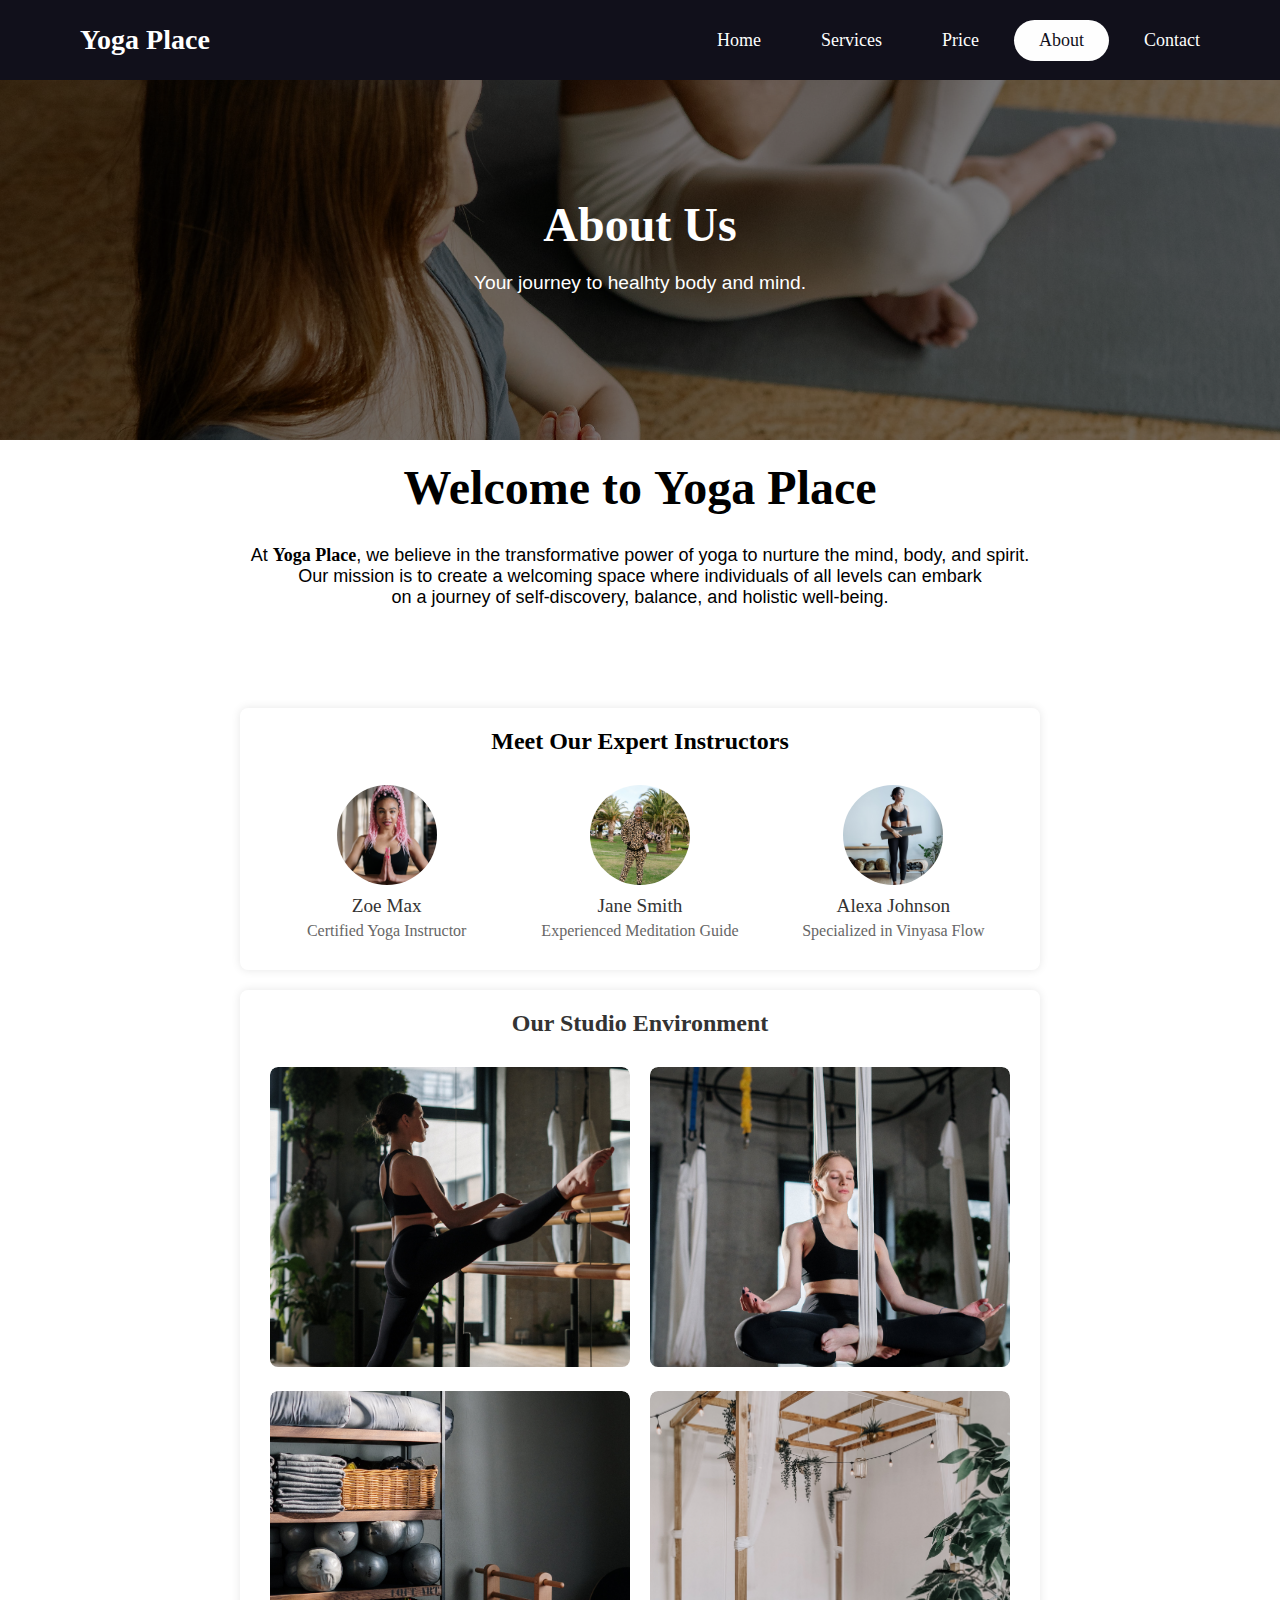
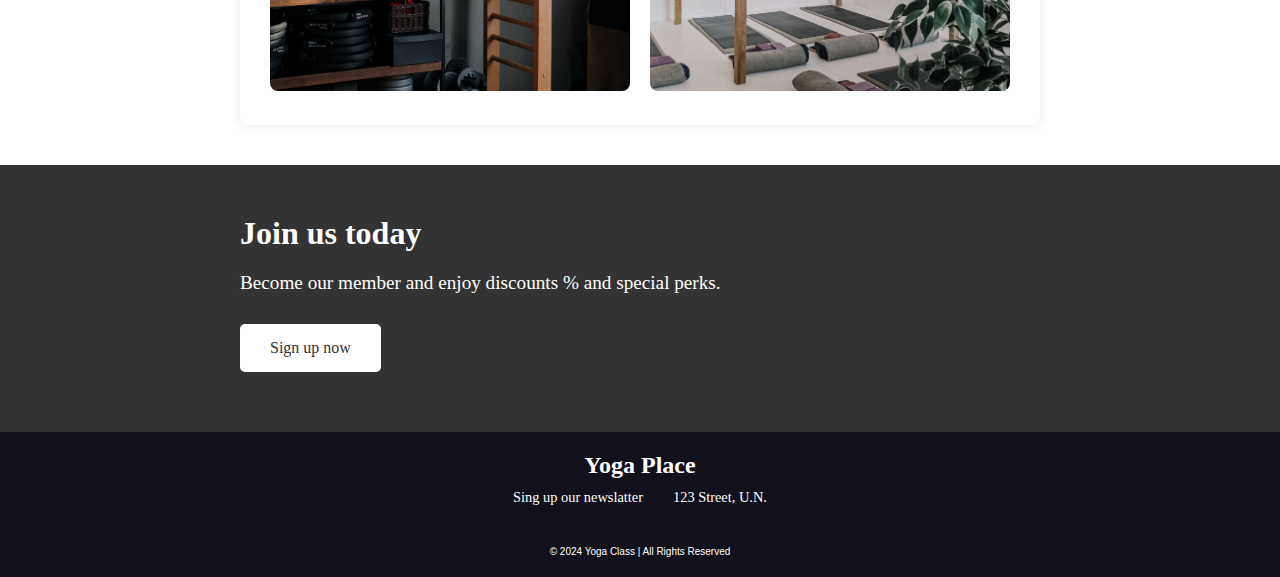
<file: about.html>
<!DOCTYPE html>
<html lang="en">

<head>
    <meta charset="UTF-8">
    <meta name="viewport" content="width=device-width, initial-scale=1.0">
    <link rel="stylesheet" href="styles.css">
    <link rel="stylesheet" href="https://cdnjs.cloudflare.com/ajax/libs/font-awesome/4.7.0/css/font-awesome.min.css">
    <title>Yoga Class</title>
</head>

<body>
    <header>
       <!-- Navbar section -->
       <div class="logo"> Yoga Place</div>
       <div class="hamburger">
            <div class="line"></div>
            <div class="line"></div>
            <div class="line"></div>
       </div>
       <div class="nav-bar">
        <ul>
            <li>
                <a href="index.html" >Home</a>
            </li>
            <li>
                <a href="services.html">Services</a>
            </li>
            <li>
                <a href="price.html">Price</a>
            </li>
            <li>
                <a href="about.html" class="active">About</a>
            </li>
            <li>
                <a href="contact.html">Contact</a>
            </li>
        </ul>
       </div>
    </header>
    <main>
      <!-- Hero section -->
<section class="hero-services">
    <div class="image-container-services">
        <img src="assets/groupclass3.jpg" alt="Yoga Place Background Image">
        <div class="overlay"></div>
    </div>
    <div class="hero-content-services"> 
        <h1>About Us</h1>
        <p> Your journey to healhty body and mind. </p>
    </div>
</section>
         <!-- Welcome section -->
         <section class="welcome-section">
            <h1 class="welcome">Welcome to <b>Yoga Place</b></h1>
            <p> At <b>Yoga Place</b>, we believe in the transformative power of yoga to nurture the mind, body, and spirit. <br>
                Our mission is to create a welcoming space where individuals of all levels can embark <br>on a journey of self-discovery, balance, and holistic well-being.</p>
        </section>
        <!-- Instructors section -->
        <div class="about-container">
            <h2 class="coach-title">Meet Our Expert Instructors</h2>
            
            <div class="instructor">
                <div class="instructor-card">
                    <div class="instructor-image">
                        <img src="assets/testimonial1.jpg" alt="Instructor 1">
                    </div>
                    <div class="instructor-name">Zoe Max</div>
                    <div class="instructor-description">Certified Yoga Instructor</div>
                </div>
                <div class="instructor-card">
                    <div class="instructor-image">
                        <img src="assets/instructor2.jpg" alt="Instructor 2">
                    </div>
                    <div class="instructor-name">Jane Smith</div>
                    <div class="instructor-description">Experienced Meditation Guide</div>
                </div>
                <div class="instructor-card">
                    <div class="instructor-image">
                        <img src="assets/instructor3.jpg" alt="Instructor 3">
                    </div>
                    <div class="instructor-name">Alexa Johnson</div>
                    <div class="instructor-description">Specialized in Vinyasa Flow</div>
                </div>
            </div>
        </div>
    <!-- Gallery section -->
    <div class="studio-container">
        <h2 class="studio-title">Our Studio Environment</h2>
        <div class="gallery">
            <div class="gallery-image">
                <img src="assets/studio1.jpg" alt="Studio 1">
            </div>
            <div class="gallery-image">
                <img src="assets/studio2.jpg" alt="Studio 2">
            </div>
            <div class="gallery-image">
                <img src="assets/studio3.jpg" alt="Studio 3">
            </div>
            <div class="gallery-image">
                <img src="assets/studio4.jpg" alt="Studio 4">
            </div>
        </div>
    </div>
       
        
        <!-- Memebership section -->
        <section class="membership">
            <div class="banner">
                <div class="banner-content">
                    <h1 class="banner-title">Join us today</h1>
                    <p class="banner-text"> Become our member and enjoy discounts % and special perks.</p>
                    <a href="#" class="cta-button">Sign up now</a>
                </div>
            </div>
        </section>
        
        <!-- Footer section -->
        <footer>
            <div class="footer-content">
                <div class="footer-logo">Yoga Place</div>
                <div class="footer-links">
                    <a href="#">Sing up our newslatter</a>
                    <a href="#">123 Street, U.N.</a>
                </div>
            </div>
        </footer>
    
       
    </main>
    <footer>
        <p class="copyright">&copy; 2024 Yoga Class | All Rights Reserved</p>
    </footer>
    <script src="script.js"></script>
</body>

</html>
</file>
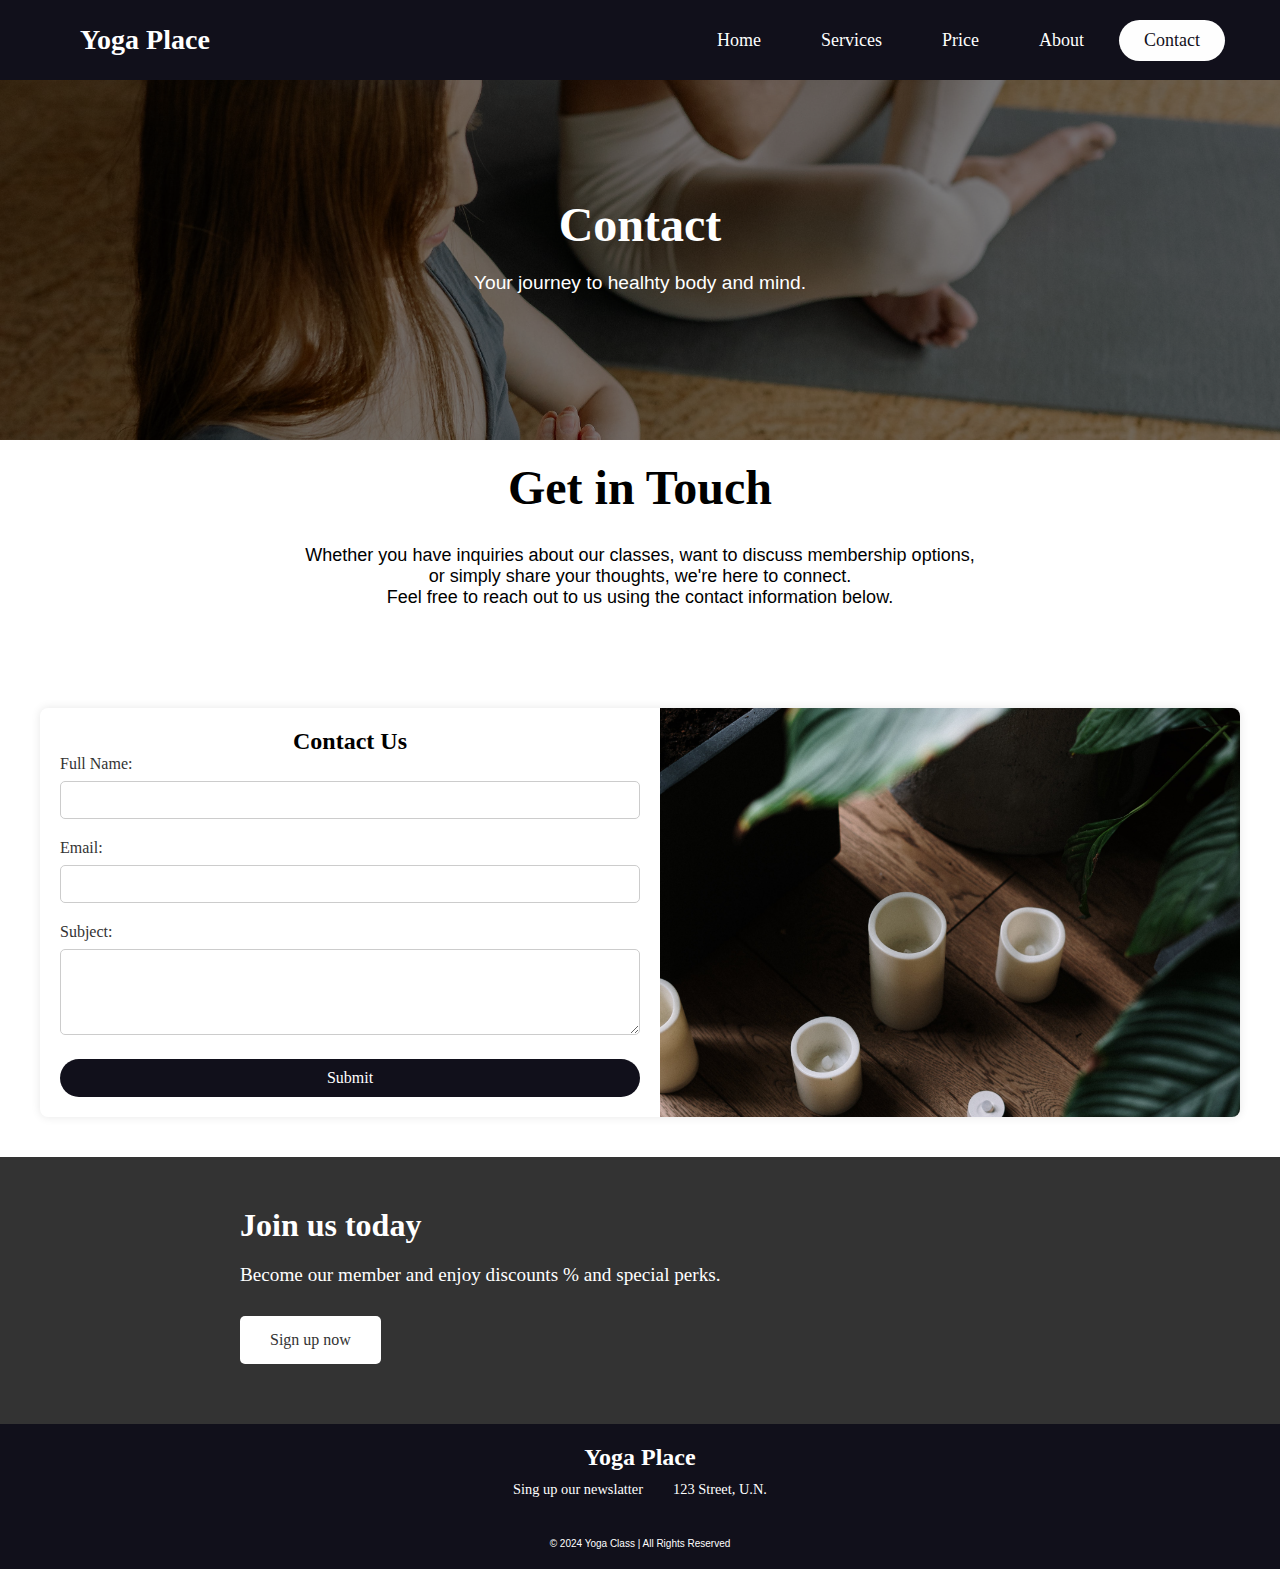
<file: contact.html>
<!DOCTYPE html>
<html lang="en">

<head>
    <meta charset="UTF-8">
    <meta name="viewport" content="width=device-width, initial-scale=1.0">
    <link rel="stylesheet" href="styles.css">
    <link rel="stylesheet" href="https://cdnjs.cloudflare.com/ajax/libs/font-awesome/4.7.0/css/font-awesome.min.css">
    <title>Yoga Class</title>
</head>

<body>
    <header>
       <!-- Navbar section -->
       <div class="logo"> Yoga Place</div>
       <div class="hamburger">
            <div class="line"></div>
            <div class="line"></div>
            <div class="line"></div>
       </div>
       <div class="nav-bar">
        <ul>
            <li>
                <a href="index.html" >Home</a>
            </li>
            <li>
                <a href="services.html" >Services</a>
            </li>
            <li>
                <a href="price.html">Price</a>
            </li>
            <li>
                <a href="about.html">About</a>
            </li>
            <li>
                <a href="contact.html" class="active">Contact</a>
            </li>
        </ul>
       </div>
    </header>
    <main>
      <!-- Hero section -->
<section class="hero-services">
    <div class="image-container-services">
        <img src="assets/groupclass3.jpg" alt="Yoga Place Background Image">
        <div class="overlay"></div>
    </div>
    <div class="hero-content-services"> 
        <h1>Contact</h1>
        <p> Your journey to healhty body and mind. </p>
    </div>
</section>
         <!-- Welcome section -->
         <section class="welcome-section">
            <h1 class="welcome">Get in Touch</h1>
            <p>Whether you have inquiries about our classes, want to discuss
                membership options,<br> or simply share your thoughts, we're here to connect. 
                <br>Feel free to reach out to us using the contact information below.</p>
        </section>
      
    
        <!-- Form section -->
        <div class="contact-container">
            <div class="form-container">
                <h2>Contact Us</h2>
                <form class="contact-form">
                    <div class="form-group">
                        <label for="fullName">Full Name:</label>
                        <input type="text" id="fullName" name="fullName" required>
                    </div>
                    <div class="form-group">
                        <label for="email">Email:</label>
                        <input type="email" id="email" name="email" required>
                    </div>
                    <div class="form-group">
                        <label for="subject">Subject:</label>
                        <textarea id="subject" name="subject" rows="4" required></textarea>
                    </div>
                    <button type="submit" class="submit-btn">Submit</button>
                </form>
            </div>
            <div class="background-image"></div>
        </div>
   
       
        
        <!-- Memebership section -->
        <section class="membership">
            <div class="banner">
                <div class="banner-content">
                    <h1 class="banner-title">Join us today</h1>
                    <p class="banner-text"> Become our member and enjoy discounts % and special perks.</p>
                    <a href="#" class="cta-button">Sign up now</a>
                </div>
            </div>
        </section>
        
        <!-- Footer section -->
        <footer>
            <div class="footer-content">
                <div class="footer-logo">Yoga Place</div>
                <div class="footer-links">
                    <a href="#">Sing up our newslatter</a>
                    <a href="#">123 Street, U.N.</a>
                </div>
            </div>
        </footer>
    
       
    </main>
    <footer>
        <p class="copyright">&copy; 2024 Yoga Class | All Rights Reserved</p>
    </footer>
    <script src="script.js"></script>
</body>

</html>
</file>
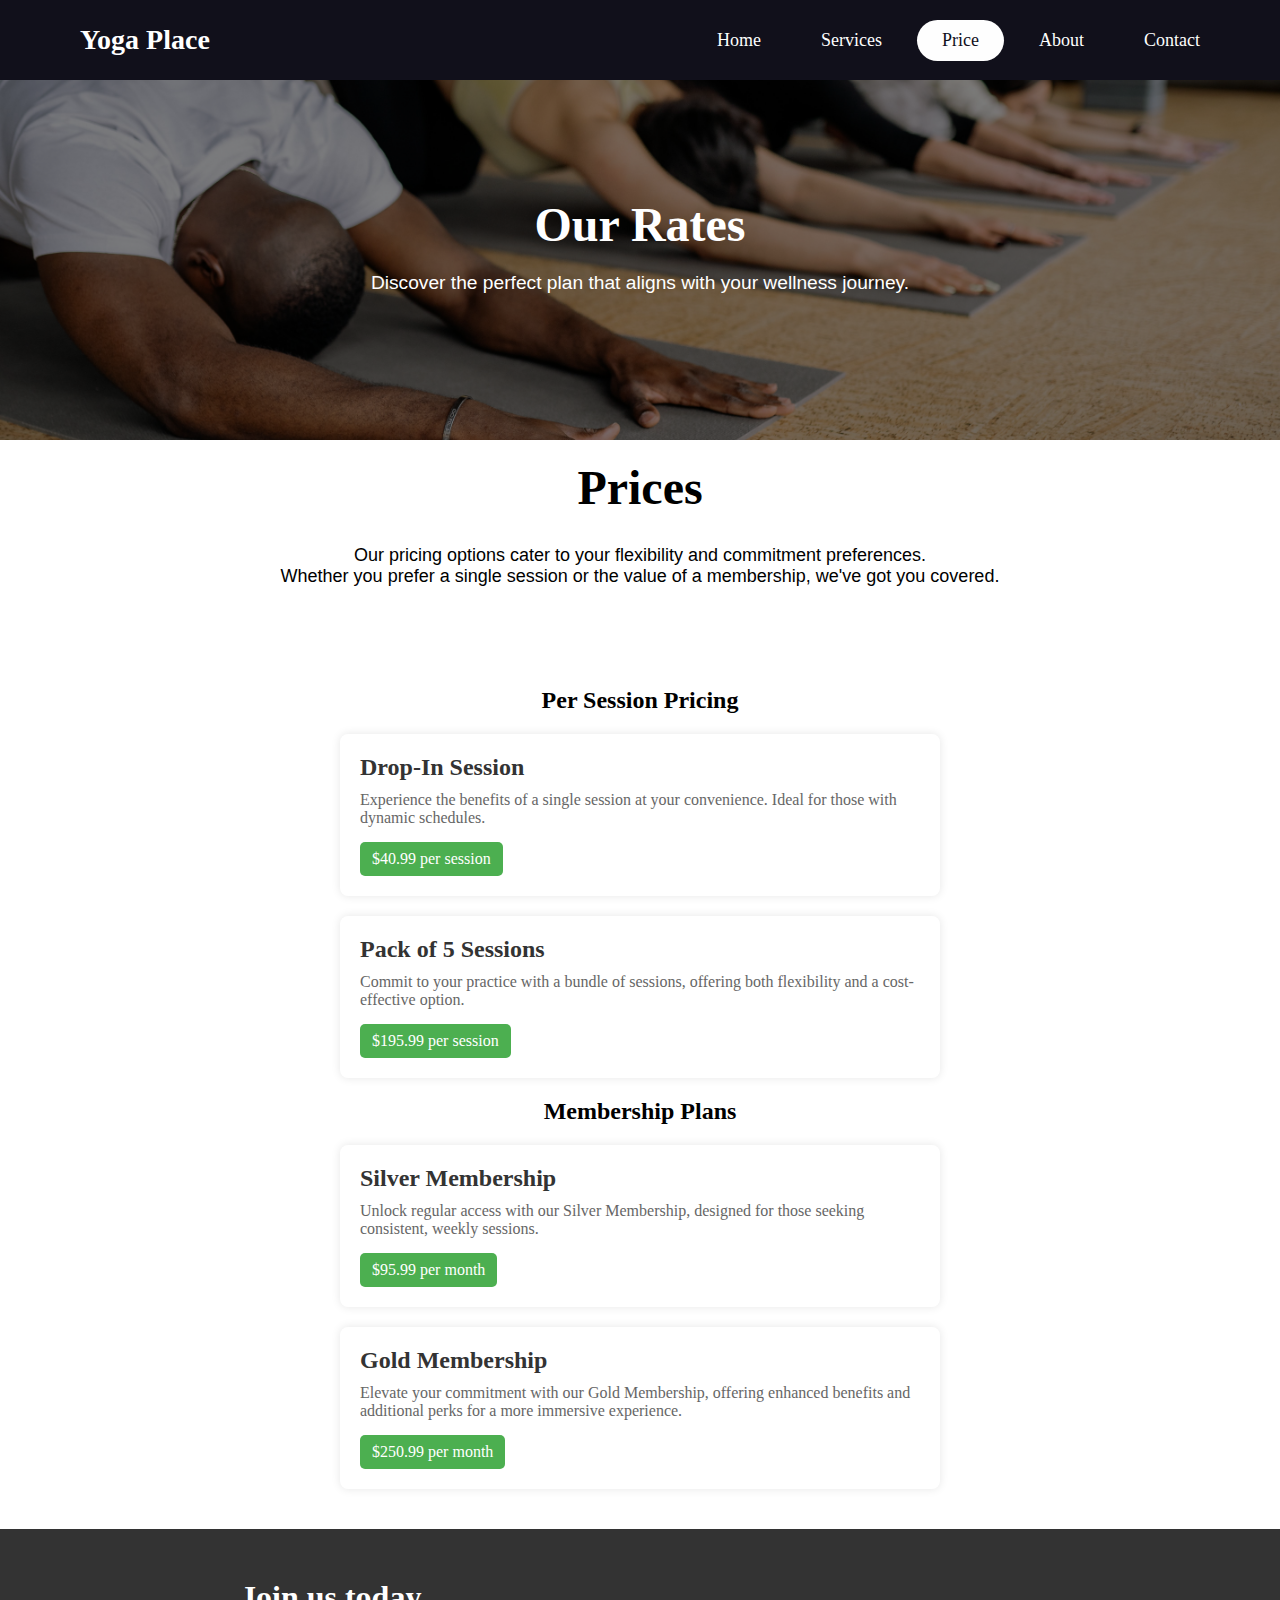
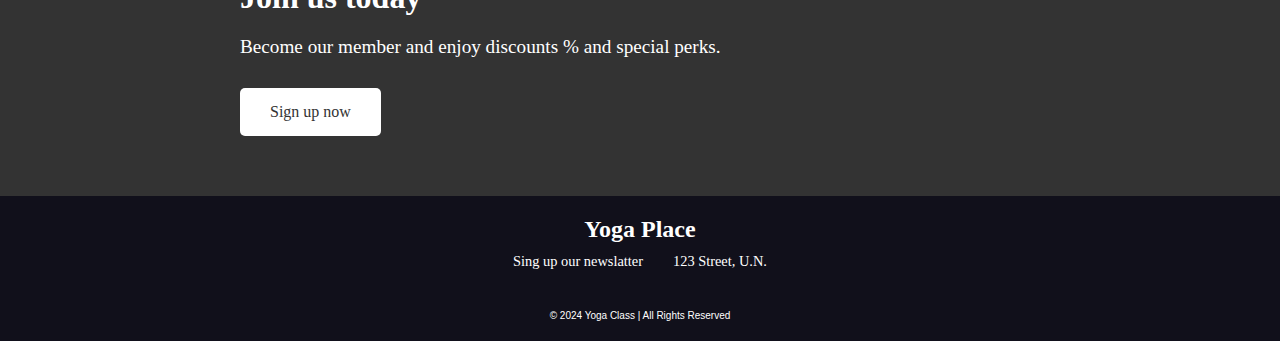
<file: price.html>
<!DOCTYPE html>
<html lang="en">

<head>
    <meta charset="UTF-8">
    <meta name="viewport" content="width=device-width, initial-scale=1.0">
    <link rel="stylesheet" href="styles.css">
    <link rel="stylesheet" href="https://cdnjs.cloudflare.com/ajax/libs/font-awesome/4.7.0/css/font-awesome.min.css">
    <title>Yoga Class</title>
</head>

<body>
    <header>
       <!-- Navbar section -->
       <div class="logo"> Yoga Place</div>
       <div class="hamburger">
            <div class="line"></div>
            <div class="line"></div>
            <div class="line"></div>
       </div>
       <div class="nav-bar">
        <ul>
            <li>
                <a href="index.html" >Home</a>
            </li>
            <li>
                <a href="services.html" >Services</a>
            </li>
            <li>
                <a href="price.html" class="active">Price</a>
            </li>
            <li>
                <a href="about.html">About</a>
            </li>
            <li>
                <a href="contact.html">Contact</a>
            </li>
        </ul>
       </div>
    </header>
    <main>
      <!-- Hero section -->
<section class="hero-services">
    <div class="image-container-services">
        <img src="assets/grouplesson.jpg" alt="Yoga Place Background Image">
        <div class="overlay"></div>
    </div>
    <div class="hero-content-services"> 
        <h1>Our Rates</h1>
        <p>Discover the perfect plan that aligns with your wellness journey. </p>
    </div>
</section>
         <!-- Welcome section -->
         <section class="welcome-section">
            <h1 class="welcome">Prices</h1>
            <p>Our pricing options cater to your flexibility and commitment preferences.<br> Whether you prefer a single session or the value of a membership, we've got you covered.  </p>
        </section>
       <!-- Card section -->
       <h2>Per Session Pricing</h2>
       <div class="price-container">
        <h4 class="price-title">Drop-In Session</h4>
        <p class="price-text"> Experience the benefits of a single session at your 
            convenience. Ideal for those with dynamic schedules.</p>
        <div class="price-box">$40.99 per session</div>
    </div>
    <div class="price-container">
        <h4 class="price-title">Pack of 5 Sessions</h4>
        <p class="price-text"> Commit to your practice with a bundle of sessions, 
            offering both flexibility and a cost-effective option.</p>
        <div class="price-box">$195.99 per session</div>
    </div>
  <h2>Membership Plans</h2>
       <div class="price-container">
        <h4 class="price-title">Silver Membership</h4>
        <p class="price-text"> Unlock regular access with our Silver Membership, 
            designed for those seeking consistent, weekly sessions.</p>
        <div class="price-box">$95.99 per month</div>
    </div>
    <div class="price-container">
        <h4 class="price-title">Gold Membership</h4>
        <p class="price-text"> Elevate your commitment with our Gold Membership, 
            offering enhanced benefits and additional perks for a more immersive experience.</p>
        <div class="price-box">$250.99 per month</div>
    </div>
 
       
        
        <!-- Memebership section -->
        <section class="membership">
            <div class="banner">
                <div class="banner-content">
                    <h1 class="banner-title">Join us today</h1>
                    <p class="banner-text"> Become our member and enjoy discounts % and special perks.</p>
                    <a href="#" class="cta-button">Sign up now</a>
                </div>
            </div>
        </section>
        
        <!-- Footer section -->
        <footer>
            <div class="footer-content">
                <div class="footer-logo">Yoga Place</div>
                <div class="footer-links">
                    <a href="#">Sing up our newslatter</a>
                    <a href="#">123 Street, U.N.</a>
                </div>
            </div>
        </footer>
    
       
    </main>
    <footer>
        <p class="copyright">&copy; 2024 Yoga Class | All Rights Reserved</p>
    </footer>
    <script src="script.js"></script>
</body>

</html>
</file>
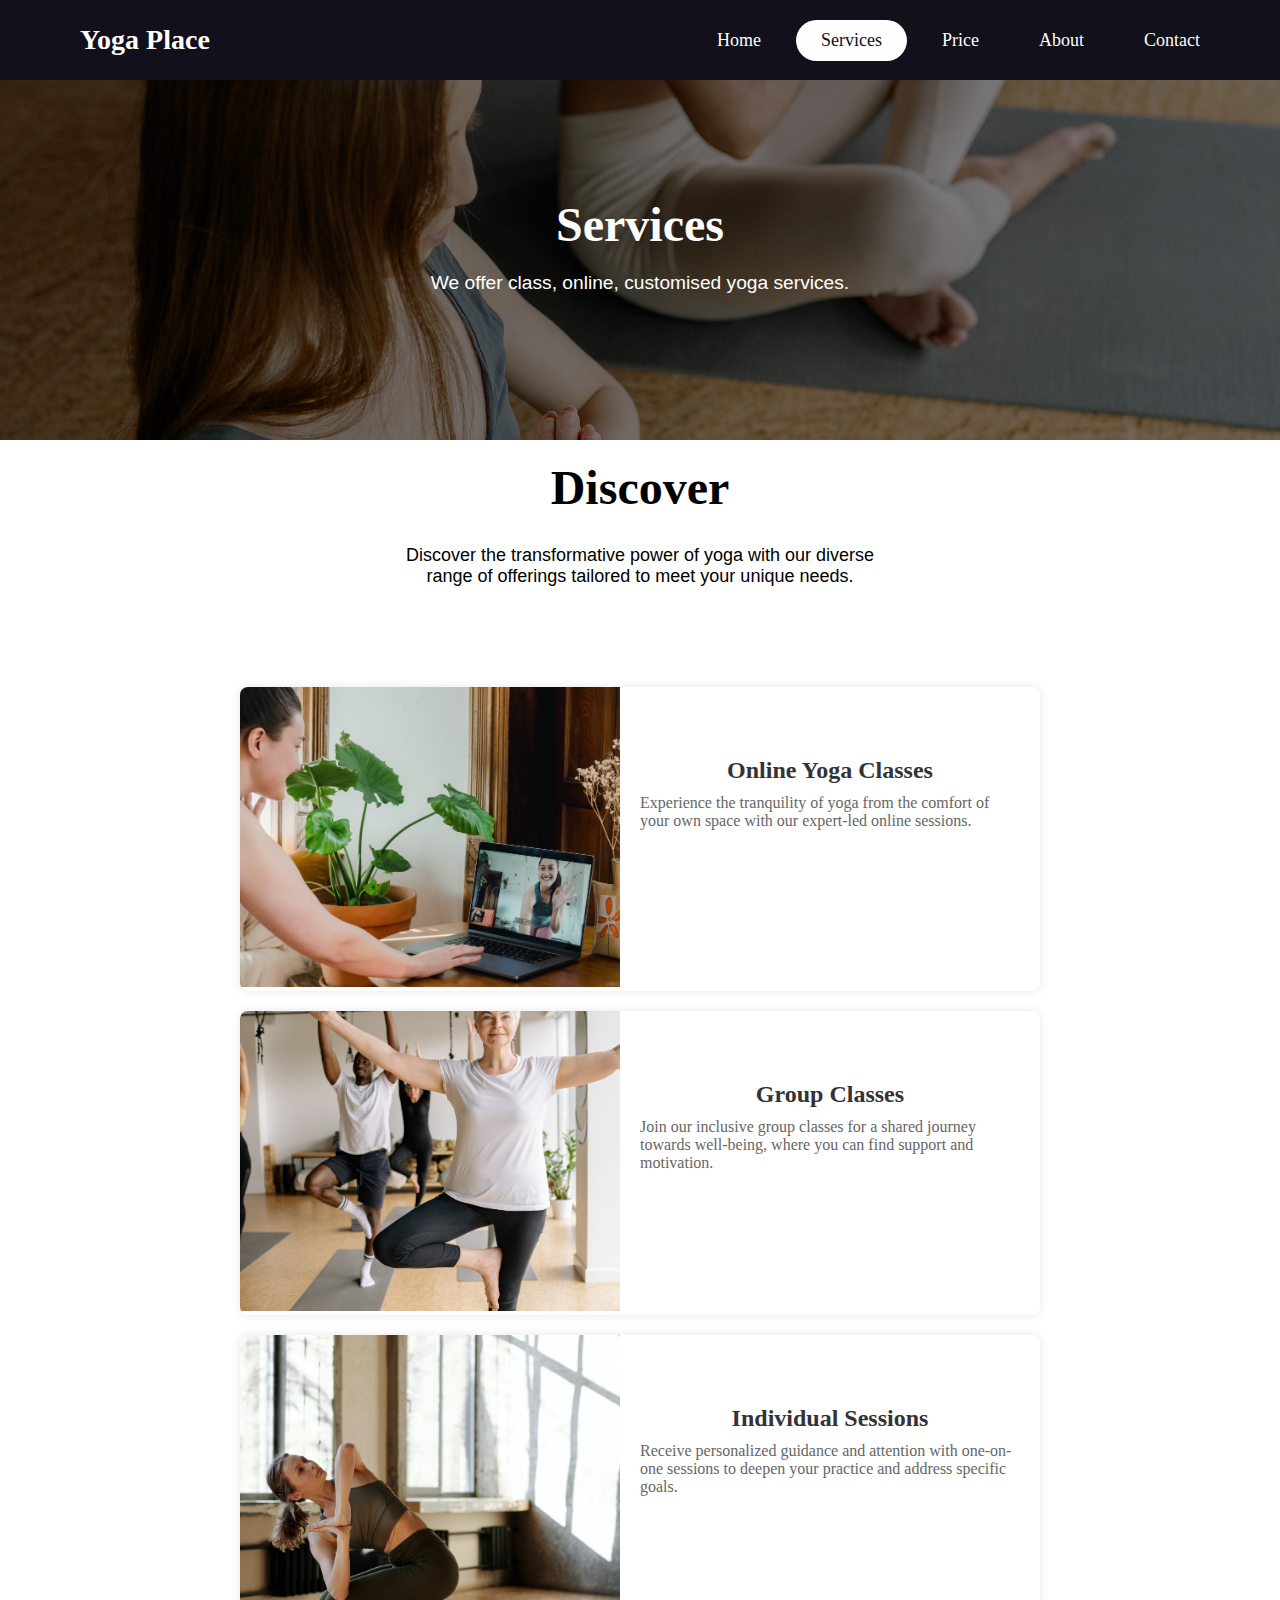
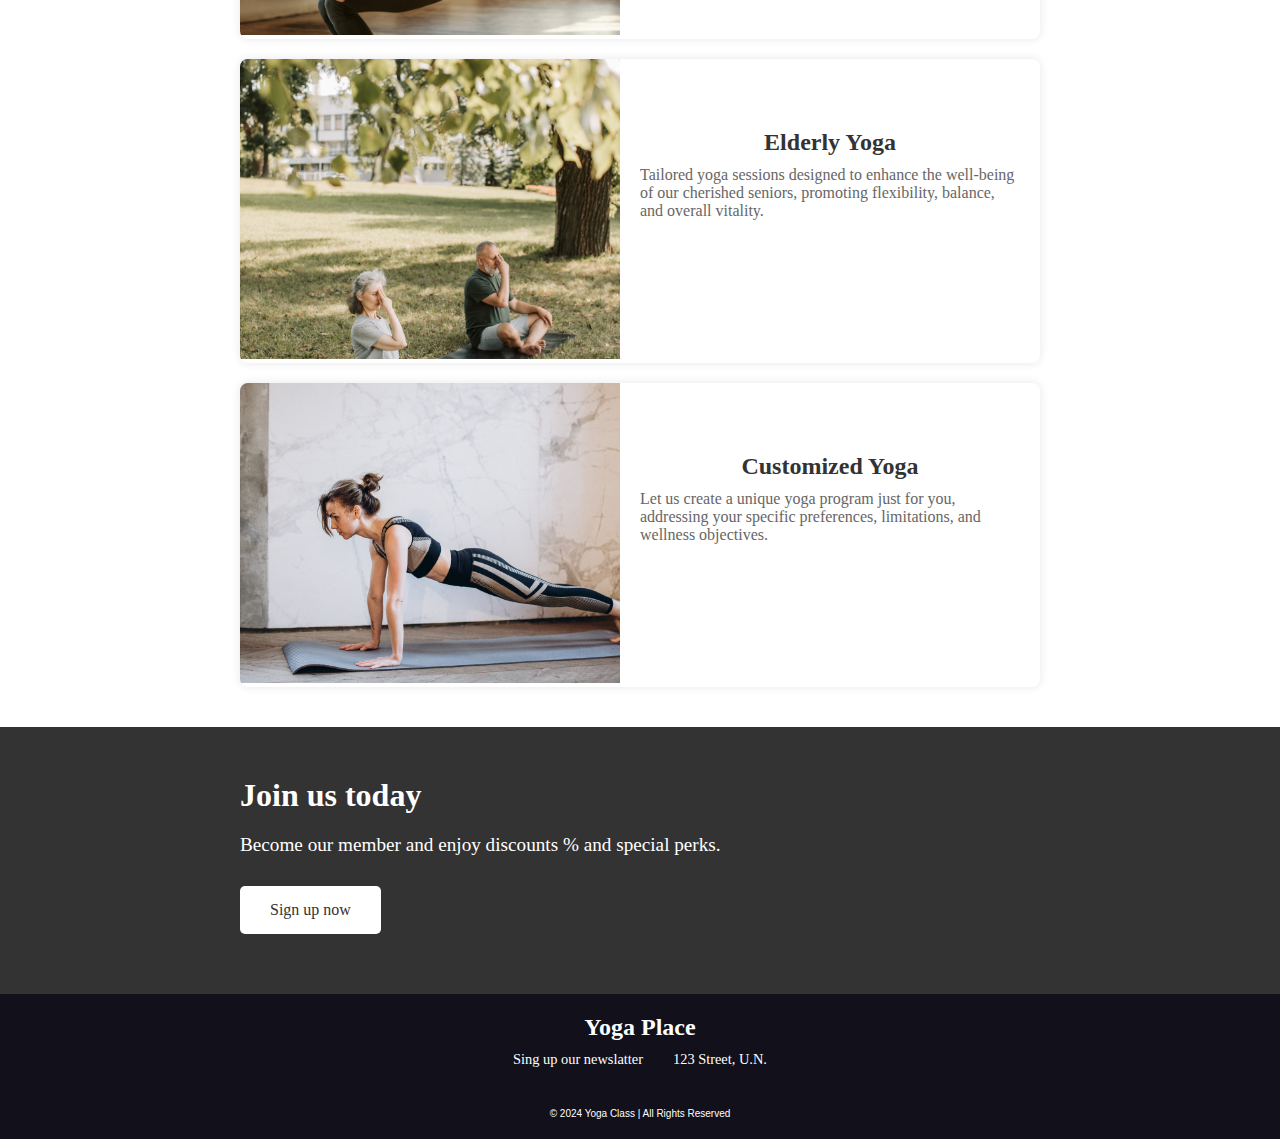
<file: services.html>
<!DOCTYPE html>
<html lang="en">

<head>
    <meta charset="UTF-8">
    <meta name="viewport" content="width=device-width, initial-scale=1.0">
    <link rel="stylesheet" href="styles.css">
    <link rel="stylesheet" href="https://cdnjs.cloudflare.com/ajax/libs/font-awesome/4.7.0/css/font-awesome.min.css">
    <title>Yoga Class</title>
</head>

<body>
    <header>
       <!-- Navbar section -->
       <div class="logo"> Yoga Place</div>
       <div class="hamburger">
            <div class="line"></div>
            <div class="line"></div>
            <div class="line"></div>
       </div>
       <div class="nav-bar">
        <ul>
            <li>
                <a href="index.html" >Home</a>
            </li>
            <li>
                <a href="services.html" class="active">Services</a>
            </li>
            <li>
                <a href="price.html">Price</a>
            </li>
            <li>
                <a href="about.html">About</a>
            </li>
            <li>
                <a href="contact.html">Contact</a>
            </li>
        </ul>
       </div>
    </header>
    <main>
      <!-- Hero section -->
<section class="hero-services">
    <div class="image-container-services">
        <img src="assets/groupclass3.jpg" alt="Yoga Place Background Image">
        <div class="overlay"></div>
    </div>
    <div class="hero-content-services"> 
        <h1>Services</h1>
        <p>We offer class, online, customised yoga services.</p>
    </div>
</section>
         <!-- Welcome section -->
         <section class="welcome-section">
            <h1 class="welcome">Discover</h1>
            <p>Discover the transformative power of yoga with our diverse <br> range 
                of offerings tailored to meet your unique needs.  </p>
        </section>
       <!-- Card section -->
        <div class="card-container">
            <div class="card-image">
                <img src="assets/onlineclass1.jpg" alt="Image">
            </div>
            <div class="card-text">
                <h2>Online Yoga Classes</h2>
                <p>Experience the tranquility of yoga 
                    from the comfort of your own space 
                    with our expert-led online sessions.</p>
            </div>
        </div>
        <div class="card-container">
            <div class="card-image">
                <img src="assets/groupclass2.jpg" alt="Image">
            </div>
            <div class="card-text">
                <h2>Group Classes</h2>
                <p>Join our inclusive group classes for a 
                    shared journey towards well-being, 
                    where you can find support and motivation.
                </p>
            </div>
        </div>
        <div class="card-container">
            <div class="card-image">
                <img src="assets/individual.jpg" alt="Image">
            </div>
            <div class="card-text">
                <h2>Individual Sessions</h2>
                <p>Receive personalized guidance and attention 
                    with one-on-one sessions to deepen your 
                    practice and address specific goals.</p>
            </div>
        </div>
        <div class="card-container">
            <div class="card-image">
                <img src="assets/elderlyYoga.jpg" alt="Image">
            </div>
            <div class="card-text">
                <h2>Elderly Yoga</h2>
                <p>Tailored yoga sessions designed to enhance 
                    the well-being of our cherished seniors, 
                    promoting flexibility, balance, and overall vitality.
                </p>
            </div>
        </div>
        <div class="card-container">
            <div class="card-image">
                <img src="assets/strength.jpg" alt="Image">
            </div>
            <div class="card-text">
                <h2>Customized Yoga</h2>
                <p> Let us create a unique yoga program 
                    just for you, addressing your specific 
                    preferences, limitations, and wellness 
                    objectives.</p>
            </div>
        </div>
        <!-- Memebership section -->
        <section class="membership">
            <div class="banner">
                <div class="banner-content">
                    <h1 class="banner-title">Join us today</h1>
                    <p class="banner-text"> Become our member and enjoy discounts % and special perks.</p>
                    <a href="#" class="cta-button">Sign up now</a>
                </div>
            </div>
        </section>
        
        <!-- Footer section -->
        <footer>
            <div class="footer-content">
                <div class="footer-logo">Yoga Place</div>
                <div class="footer-links">
                    <a href="#">Sing up our newslatter</a>
                    <a href="#">123 Street, U.N.</a>
                </div>
            </div>
        </footer>
    
       
    </main>
    <footer>
        <p class="copyright">&copy; 2024 Yoga Class | All Rights Reserved</p>
    </footer>
    <script src="script.js"></script>
</body>

</html>
</file>
<file: styles.css>
/* Home page design */

* {
    margin: 0;
    padding: 0;
    list-style: none;
    text-decoration: none;
    font-family: Georgia, 'Times New Roman', Times, serif;
    box-sizing: border-box;
}

body {
background: white;
}

header {
    width: 100%;
    height: 80px;
    background: #11101b;
    display: flex;
    align-items: center;
    justify-content: space-between;
    padding: 0 0px;
}

.logo {
    font-size: 28px;
    font-weight: bold;
    color: white;
    margin-left: 30px;
}

.hamburger {
    display: none;
}

.nav-bar ul {
    display: flex;
}

.nav-bar ul li a {
    display: block;
    color: #fefefe;
    font-size: 18px;
    padding: 10px 25px;
    border-radius: 50px;
    transition: 0.2s;
    margin: 0 5px;
}

.nav-bar ul li a:hover {
    color: #11101b;
    background-color: #fefefe;
}

.nav-bar ul li a.active {
    color: #11101b;
    background-color: #fefefe;
}

@media only screen and (max-width: 1320px) {
    header {
        padding: 0 50px;
    }
}

@media only screen and (max-width: 1100px) {
    header {
        padding: 0 30px;
    }
}

@media only screen and (max-width: 900px) {
    .hamburger {
        display: block;
        cursor: pointer;
    }
    .hamburger .line {
        width: 30px;
        height: 3px;
        background-color: #fefefe;
        margin: 6px 0;
    }
    .nav-bar {
        height: 0;
        position: absolute;
        top: 80px;
        left: 0;
        right: 0;
        width: 100vw;
        background-color: #11101b;
        transition: 0.5s;
        overflow: hidden;
        z-index: 2; 
    }

    .nav-bar.active {
        height: 450px;
    }

    .nav-bar ul {
        display: block;
        width: fit-content;
        margin: 80px auto 0 auto;
        text-align: center;
        transition: 0.5s;
        opacity: 0;
    }

    .nav-bar.active ul {
        opacity: 1;
    }

    .nav-bar ul li a { 
        margin-bottom: 12px;
    }
}

.hero {
    position: relative;
    height: 80vh;
    overflow: hidden;
}



.video-container {
    position: absolute;
    top: 0;
    left: 0;
    width: 100%;
    height: 70vh;
    overflow: hidden;
}

.video-overlay {
    position: absolute;
    top: 0;
    left: 0;
    width: 100%;
    height: 100%;
    background: rgba(0, 0, 0, 0.555); /* Adjust the alpha (last value) to control darkness */
}


video {
    width: 100%;
    height: 100%;
    object-fit: cover;
}

.hero-content {
    position: absolute;
    top: 40%;
    left: 50%;
    transform: translate(-50%, -50%);
    text-align: center;
    color: #fff; /* Set your desired text color */
    float: left;
}

.hero-content h1 {
    font-size: 3rem; /* Set your desired font size */
    margin-bottom: 20px;
}

.hero-content p {
    font-size: 1.2rem; /* Set your desired font size */
    margin-bottom: 30px;
    font-family: Arial, Helvetica, sans-serif;
}

button {
    background-color: #11101b; /* Set your desired button color */
    color: #fff;
    padding: 10px 20px;
    font-size: 1rem; /* Set your desired font size */
    border: none;
    border-radius: 50px;
    cursor: pointer;
    transition: background-color 0.3s ease;
}

button:hover {
    background-color: #fefefe; /* Set your desired button hover color */
    color: #11101b;
}

.card-container {
    display: flex;
    justify-content: center;
    flex-wrap: wrap;
    margin-top: auto;
}

.card {
    width: 325px;
    background-color: #fefefe;
    border-radius: 8px;
    overflow: hidden;
    box-shadow: 0px 2px 4px rgba(0, 0, 0, 0.2);
    margin: 20px;
}

.card img{
    width: 100%;
    height: auto;
}

.card-content {
    padding: 16px;
}

.card-content h3 {
    font-size: 28px;
    margin-bottom: 8px;
}

.card-content p {
    color: #666;
    font-size: 15px;
    line-height: 1.3;
    font-family: Arial, Helvetica, sans-serif;

}

.card-container .btn {
    display: inline-block;
    padding: 8px 16px;
    background-color: #11101b;
    text-decoration: none;
    border-radius: 4px;
    margin-top: 16px;
    color: #fefefe;
}

.services {
    text-align: center;
    font-size: 2rem; /* Set your desired font size */
    margin-bottom: 30px; /* Remove default margin to ensure it's perfectly centered */
}

/* Media query for responsive font size adjustments */
@media only screen and (min-width: 768px) {
    .services {
        font-size: 3rem; /* Set a larger font size for larger screens */
    }
}

.welcome-section {
    padding-top: 20px;
}

.welcome-section h1 {
    text-align: center;
    font-size: 2rem; /* Set your desired font size */
    margin-bottom: 30px; /* Remove default margin to ensure it's perfectly centered */
}

.welcome-section p {
    font-size: 18px;
    font-family: Arial, Helvetica, sans-serif;
    text-align: center;
    padding: 0px 80px;
    margin-bottom: 100px;
}

/* Media query for responsive font size adjustments */
@media only screen and (min-width: 768px) {
    .welcome-section h1 {
        font-size: 3rem; /* Set a larger font size for larger screens */
    }
}

body {
    margin: 0;
    font-family: 'Arial', sans-serif;
}

.banner {
    position: relative;
    background: #333;
    color: #fff;
    text-align: left;
    padding: 50px;
    box-sizing: border-box;
    margin-top: 40px;
}

.banner-content {
    max-width: 800px;
    margin: 0 auto;
}

.banner-title {
    font-size: 2rem;
    margin-bottom: 20px;
}

.banner-text {
    font-size: 1.2rem;
    margin-bottom: 30px;
}

.cta-button {
    display: inline-block;
    padding: 15px 30px;
    background-color: #fff;
    color: #333;
    text-decoration: none;
    font-size: 1rem;
    border-radius: 5px;
    margin-bottom: 10px;
}

@media only screen and (max-width: 768px) {
    .banner {
        padding: 30px;
    }

    .cta-button {
        float: none;
        margin-top: 20px;
        text-align: center;
    }
}

.tes-monial h1 {
    text-align: center;
    font-size: 2rem; /* Set your desired font size */
    margin-bottom: 10px;
    margin-top: 30px;
}

@media only screen and (min-width: 768px) {
    .tes-monial h1 {
        font-size: 3rem; /* Set a larger font size for larger screens */
    }
}

.testimonials {
    display: flex;
    justify-content: center;
    align-items: center;
    padding: 50px 0;
    box-sizing: border-box;
}

.testimonial-card {
    max-width: 330px;
    background-color: #fff;
    border-radius: 8px;
    overflow: hidden;
    box-shadow: 0 0 10px rgba(0, 0, 0, 0.2);
    margin: 20px;
}

.testimonial-content {
    padding: 16px;
    text-align: left;
}

.testimonial-content p {
    font-size: 1rem;
    color: #666;
    padding-top: 18px;
}

q {
    font-size: 20px;
}

@media only screen and (max-width: 768px) {
    .testimonials {
        flex-direction: column;
    }

    .testimonial-card {
        max-width: 100%;
        margin: 20px 0;
    }
}

footer {
    background-color: #11101b;
    color: #fff;
    padding: 20px;
    text-align: center;
}

.footer-content {
    max-width: 800px;
    margin: 0 auto;
}

.footer-logo {
    font-size: 1.5rem;
    font-weight: bold;
    margin-bottom: 10px;
}

.footer-links {
    display: flex;
    justify-content: center;
    margin-top: 10px;
}

.footer-links a {
    color: #fff;
    text-decoration: none;
    margin: 0 15px;
    font-size: 0.9rem;
}

.copyright {
    font-size: 10px;
    font-family: Arial, Helvetica, sans-serif;
}

/* Services page design */

.hero-services {
    position: relative;
    height: 40vh;
    overflow: hidden;
    display: flex;
    align-items: center;
    text-align: center;
}

.image-container-services {
    position: absolute;
    top: 0;
    left: 0;
    width: 100%;
    height: 100%;
    overflow: hidden;
}

.overlay {
    position: absolute;
    top: 0;
    left: 0;
    width: 100%;
    height: 100%;
    background-color: rgba(0, 0, 0, 0.5); /* Adjust the alpha (last value) to control darkness */
}


.image-container-services img {
    width: 100%;
    height: 100%;
    object-fit: cover;
}

.hero-content-services{
    z-index: 1;
    color: #fff;
    padding: 20px;
    max-width: 600px;
    margin: 0 auto;
}

.hero-content-services h1 {
    font-size: 3rem; /* Set your desired font size */
    margin-bottom: 20px;
}

.hero-content-services p {
    font-size: 1.2rem; /* Set your desired font size */
    margin-bottom: 30px;
    font-family: Arial, Helvetica, sans-serif;
}

.card-container {
    display: flex;
    max-width: 800px;
    margin: 20px auto;
    background-color: #fff;
    border-radius: 8px;
    overflow: hidden;
    box-shadow: 0 0 10px rgba(0, 0, 0, 0.1);
}

.card-image {
    flex: 1;
}

.card-image img {
    width: 100%;
    height: 300px;
    object-fit: cover;
}

.card-text {
    flex: 1;
    padding: 20px;
    margin-top: 50px;
}

.card-text h2 {
    color: #333;
    margin-bottom: 10px;
}

.card-text p {
    color: #666;
}

/* Price Page design */

.price-container {
    max-width: 600px;
    margin: 20px auto;
    background-color: #fff;
    border-radius: 8px;
    overflow: hidden;
    box-shadow: 0 0 10px rgba(0, 0, 0, 0.1);
    padding: 20px;
    box-sizing: border-box;
}

.price-title {
    font-size: 1.5rem;
    color: #333;
    margin-bottom: 10px;
}

.price-text {
    color: #666;
    margin-bottom: 15px;
}

.price-box {
    display: inline-block;
    padding: 8px 12px;
    background-color: #4CAF50;
    color: #fff;
    border-radius: 5px;
}

h2 {
    text-align: center;
}

/* About page design */

.about-container {
    max-width: 800px;
    margin: 20px auto;
    background-color: #fff;
    border-radius: 8px;
    overflow: hidden;
    box-shadow: 0 0 10px rgba(0, 0, 0, 0.1);
    padding: 20px;
    box-sizing: border-box;
    text-align: center;
}

.instructor {
    display: flex;
    justify-content: space-around;
    flex-wrap: wrap;
    margin-top: 20px;
}

.instructor-card {
    flex: 0 1 calc(33.33% - 20px);
    margin: 10px;
}

.instructor-image {
    border-radius: 50%;
    overflow: hidden;
    width: 100px;
    height: 100px;
    margin: 0 auto;
}

.instructor-image img {
    width: 100%;
    height: 100%;
    object-fit: cover;
}

.instructor-name {
    font-size: 1.2rem;
    margin-top: 10px;
    color: #333;
}

.instructor-description {
    color: #666;
    margin-top: 5px;
}

.coach-title {
    margin-bottom: 10px;
}

.studio-container {
    max-width: 800px;
    margin: 20px auto;
    background-color: #fff;
    border-radius: 8px;
    overflow: hidden;
    box-shadow: 0 0 10px rgba(0, 0, 0, 0.1);
    padding: 20px;
    box-sizing: border-box;
    text-align: center;
}

.studio-title {
    font-size: 1.5rem;
    color: #333;
    margin-bottom: 20px;
}

.gallery {
    display: flex;
    flex-wrap: wrap;
    justify-content: space-around;
    margin-top: 20px;
}

.gallery-image {
    flex: 0 1 calc(50% - 20px);
    margin: 10px;
    overflow: hidden;
    border-radius: 8px;
}

.gallery-image img {
    width: 100%;
    height: 300px;
    object-fit: cover;
    border-radius: 8px;
}

/* Contacts page design */

.contact-container {
    display: flex;
    max-width: 1200px;
    margin: 20px auto;
    background-color: #fff;
    border-radius: 8px;
    overflow: hidden;
    box-shadow: 0 0 10px rgba(0, 0, 0, 0.1);
    box-sizing: border-box;
}

.form-container {
    flex: 1;
    padding: 20px;
    box-sizing: border-box;
}

.contact-form {
    display: flex;
    flex-direction: column;
}

.form-group {
    margin-bottom: 20px;
}

.form-group label {
    font-size: 1rem;
    color: #333;
    margin-bottom: 8px;
    display: block;
}

.form-group input,
.form-group textarea {
    width: 100%;
    padding: 10px;
    border: 1px solid #ccc;
    border-radius: 5px;
    box-sizing: border-box;
}

.form-group textarea {
    resize: vertical;
}

.submit-btn {
    background-color: #11101b;
    color: #fff;
    padding: 10px 20px;
    border: none;
    border-radius: 50px;
    cursor: pointer;
    font-size: 1rem;
}

.background-image {
    flex: 1;
    background: url('assets/calmness.jpg') center/cover no-repeat;
}
</file>
